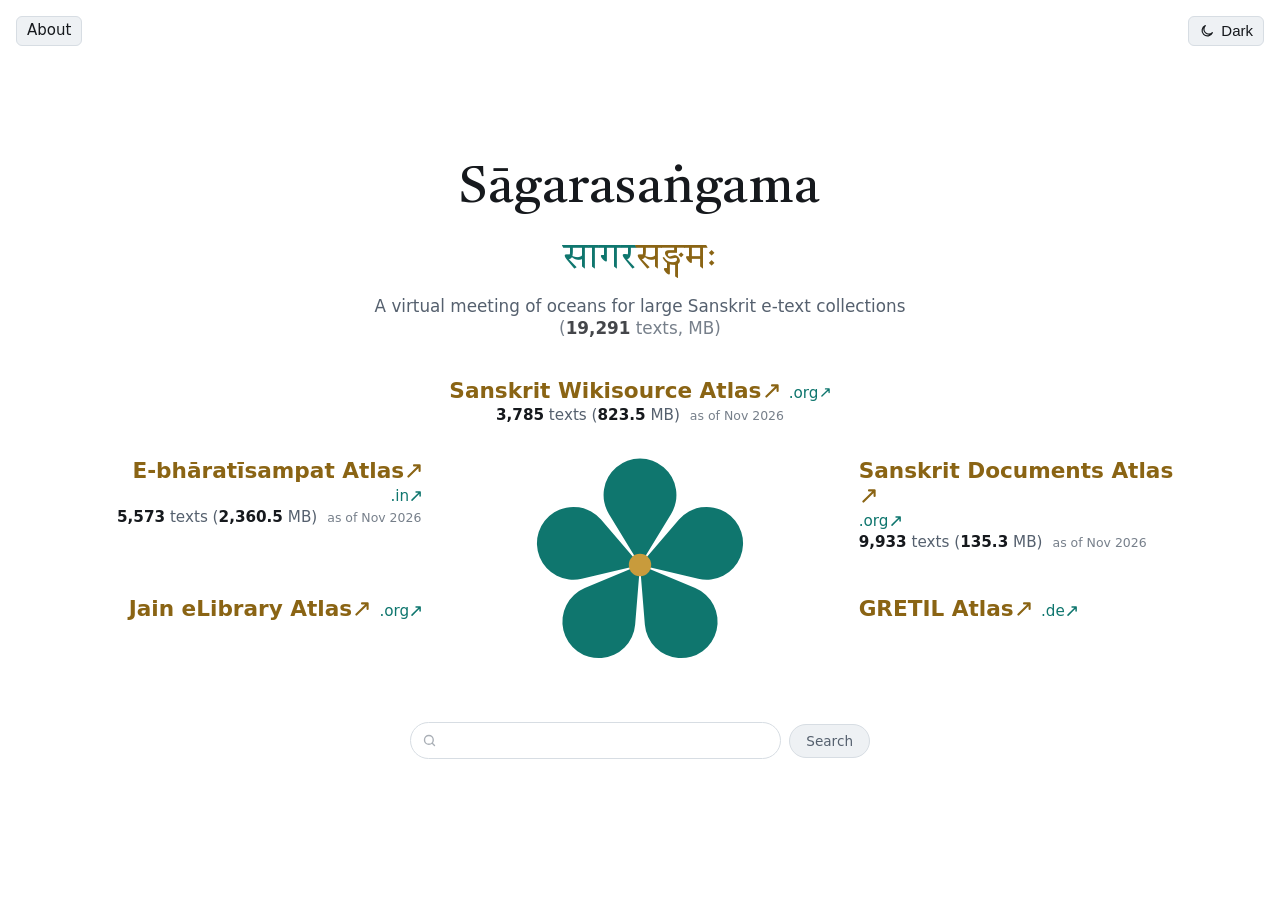
<file: docs/index.html>
<!doctype html>
<html lang="en">
<head>
  <meta charset="utf-8" />
  <meta name="viewport" content="width=device-width, initial-scale=1" />
  <title>Sāgarasaṅgama</title>
  <meta name="description" content="A virtual meeting of oceans for large online Sanskrit e-text collections." />
  <link rel="icon" href="./assets/favicon.svg" type="image/svg+xml" />
  <!-- Preload the three subsets this page renders: the wordmark's Latin (with
       its IAST diacritics, hence latin-ext) and the Devanagari line. Fetched
       in parallel with styles.css instead of waiting for it to be parsed, so
       the face is usually there at first paint. crossorigin is required even
       same-origin: font requests are CORS, and without it the preload is
       ignored and refetched. -->
  <link rel="preload" as="font" type="font/woff2" crossorigin
        href="./assets/fonts/tiro-devanagari-sanskrit-latin.woff2" />
  <link rel="preload" as="font" type="font/woff2" crossorigin
        href="./assets/fonts/tiro-devanagari-sanskrit-latin-ext.woff2" />
  <link rel="preload" as="font" type="font/woff2" crossorigin
        href="./assets/fonts/tiro-devanagari-sanskrit-devanagari.woff2" />
  <link rel="stylesheet" href="./styles.css" />
  <script>
    // Set before first paint, or the page flashes the wrong theme. Light is
    // the default: a first-time visitor gets it whatever prefers-color-scheme
    // says, and only a previous explicit choice overrides it. The saved value
    // is checked against the three known modes, so a stale entry falls back
    // rather than leaving the page unstyled.
    (function () {
      var saved = localStorage.getItem("theme");
      var theme = ["light", "dark", "wave"].indexOf(saved) >= 0 ? saved : "light";
      document.documentElement.setAttribute("data-theme", theme);
    })();
  </script>
</head>
<body>
  <a class="corner-link" href="./about.html">About</a>
  <button id="themeToggle" class="theme-toggle" type="button" title="Switch theme: light, dark, wave"></button>

  <!-- Wave mode's drifting scrollwork. Empty in the other two themes, which
       leave it display:none; the two bands are one tile at different scales
       and speeds. Decorative, hence aria-hidden. -->
  <div class="wave-field" aria-hidden="true">
    <div class="wave-band wave-band--near"></div>
    <div class="wave-band wave-band--far"></div>
  </div>

  <main class="portal">
    <h1 class="wordmark">Sāgarasaṅgama</h1>
    <!-- The compound's two members, coloured rather than hyphenated: sagara
         (ocean) and sangama (meeting). No separator character, so the word
         stays orthographically intact. -->
    <p class="devanagari"><span class="dev-a">सागर</span><span class="dev-b">सङ्गमः</span></p>
    <!-- The break is a phrase boundary, so the line divides where the sense
         does; below 720px it is shown, above it collapses to a space.
         The total rides along as a parenthetical rather than taking a line of
         its own below the constellation: it is a fact ABOUT the collections
         the tagline just named, and saying it here costs no vertical space.
         #totalTexts is still filled by counts.js -- same element id, same
         source, one line higher up the page. -->
    <p class="tagline">A virtual meeting of oceans for<br class="tagline-break" />
      large Sanskrit e-text collections
      <span class="tagline-total">(<strong id="totalTexts"></strong> texts, <strong id="totalMb"></strong> MB)</span></p>

    <div class="constellation">
      <!-- 12 o'clock -->
      <div class="atlas atlas--top" data-slug="sanskrit-wikisource-atlas">
        <div class="atlas-links">
          <a class="atlas-name" href="https://tylergneill.github.io/sanskrit-wikisource-atlas" target="_blank" rel="noopener">Sanskrit Wikisource Atlas</a>
          <a class="atlas-source" href="https://sa.wikisource.org" target="_blank" rel="noopener"
             title="sa.wikisource.org" aria-label="sa.wikisource.org">.org</a>
        </div>
        <div class="atlas-meta">
          <span class="atlas-count"></span>
          <span class="atlas-date"></span>
        </div>
      </div>

      <!-- logo: five teardrops converging on a centre, one per Atlas, each
           pointing roughly at its card (12, 2:30, 5, 7 and 9:30 o'clock).
           Generated by `make logo` into assets/ -- do not hand-edit. -->
      <img class="logo" src="./assets/logo.svg"
           alt="Sāgarasaṅgama logo: five teardrops meeting at a centre" />

      <!-- 4 o'clock -->
      <div class="atlas atlas--right" data-slug="sanskrit-documents-atlas">
        <div class="atlas-links">
          <a class="atlas-name" href="https://tylergneill.github.io/sanskrit-documents-atlas" target="_blank" rel="noopener">Sanskrit Documents Atlas</a>
          <a class="atlas-source" href="https://sanskritdocuments.org" target="_blank" rel="noopener"
             title="sanskritdocuments.org" aria-label="sanskritdocuments.org">.org</a>
        </div>
        <div class="atlas-meta">
          <span class="atlas-count"></span>
          <span class="atlas-date"></span>
        </div>
      </div>

      <!-- 8 o'clock -->
      <div class="atlas atlas--left" data-slug="e-bharatisampat-atlas">
        <div class="atlas-links">
          <a class="atlas-name" href="https://tylergneill.github.io/e-bharatisampat-atlas" target="_blank" rel="noopener">E-bhāratīsampat Atlas</a>
          <a class="atlas-source" href="https://ebharatisampat.in" target="_blank" rel="noopener"
             title="ebharatisampat.in" aria-label="ebharatisampat.in">.in</a>
        </div>
        <div class="atlas-meta">
          <span class="atlas-count"></span>
          <span class="atlas-date"></span>
        </div>
      </div>

      <!-- 7 o'clock -->
      <div class="atlas atlas--bottom-left" data-slug="jain-elibrary-atlas">
        <div class="atlas-links">
          <a class="atlas-name" href="https://tylergneill.github.io/jain-elibrary-atlas" target="_blank" rel="noopener">Jain eLibrary Atlas</a>
          <a class="atlas-source" href="https://jainelibrary.org" target="_blank" rel="noopener"
             title="jainelibrary.org" aria-label="jainelibrary.org">.org</a>
        </div>
        <div class="atlas-meta">
          <span class="atlas-count"></span>
          <span class="atlas-date"></span>
        </div>
      </div>

      <!-- 5 o'clock -->
      <div class="atlas atlas--bottom-right" data-slug="gretil-atlas">
        <div class="atlas-links">
          <a class="atlas-name" href="https://tylergneill.github.io/gretil-atlas" target="_blank" rel="noopener">GRETIL Atlas</a>
          <a class="atlas-source" href="https://tylergneill.github.io/gretil-mirror/gretil.html" target="_blank" rel="noopener"
             title="gretil.sub.uni-goettingen.de (mirror)" aria-label="GRETIL mirror">.de</a>
        </div>
        <div class="atlas-meta">
          <span class="atlas-count"></span>
          <span class="atlas-date"></span>
        </div>
      </div>
    </div>

    <!-- The way in to the federated search, placed as Wikipedia places its
         own: below the mark and below the per-collection counts, so the page
         reads logo -> what is here -> how to look through it. A real form, so
         it works without JS and so Enter submits: search.html reads ?q= on
         load, the same parameter its own box writes as you type. -->
    <form class="portal-search" action="./search.html" method="get" role="search">
      <span class="portal-search-icon" aria-hidden="true"></span>
      <input type="search" name="q" class="portal-search-input"
             aria-label="Search titles across all five collections"
             autocomplete="off" spellcheck="false" />
      <button type="submit" class="portal-search-go">Search</button>
    </form>
  </main>

  <script src="./theme.js"></script>
  <script src="./counts.js"></script>
  <script src="./local-links.js"></script>
</body>
</html>
</file>
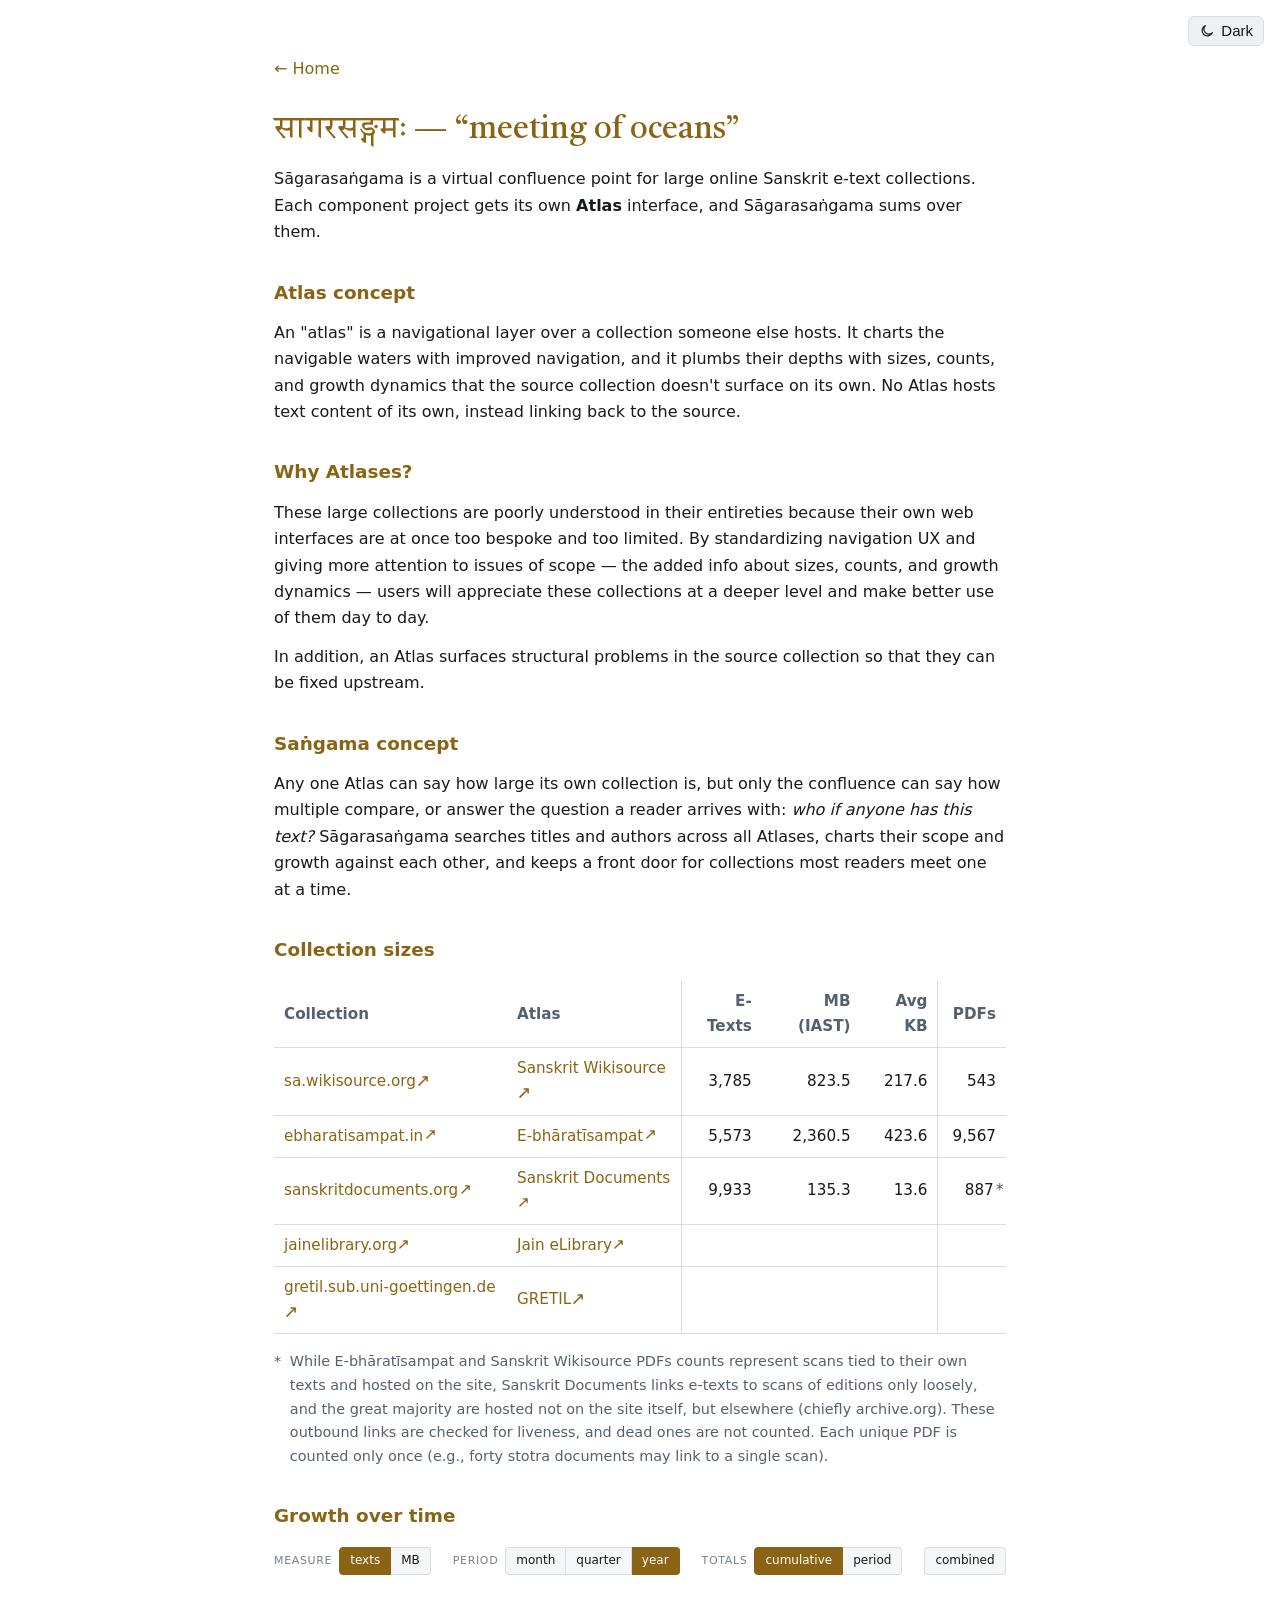
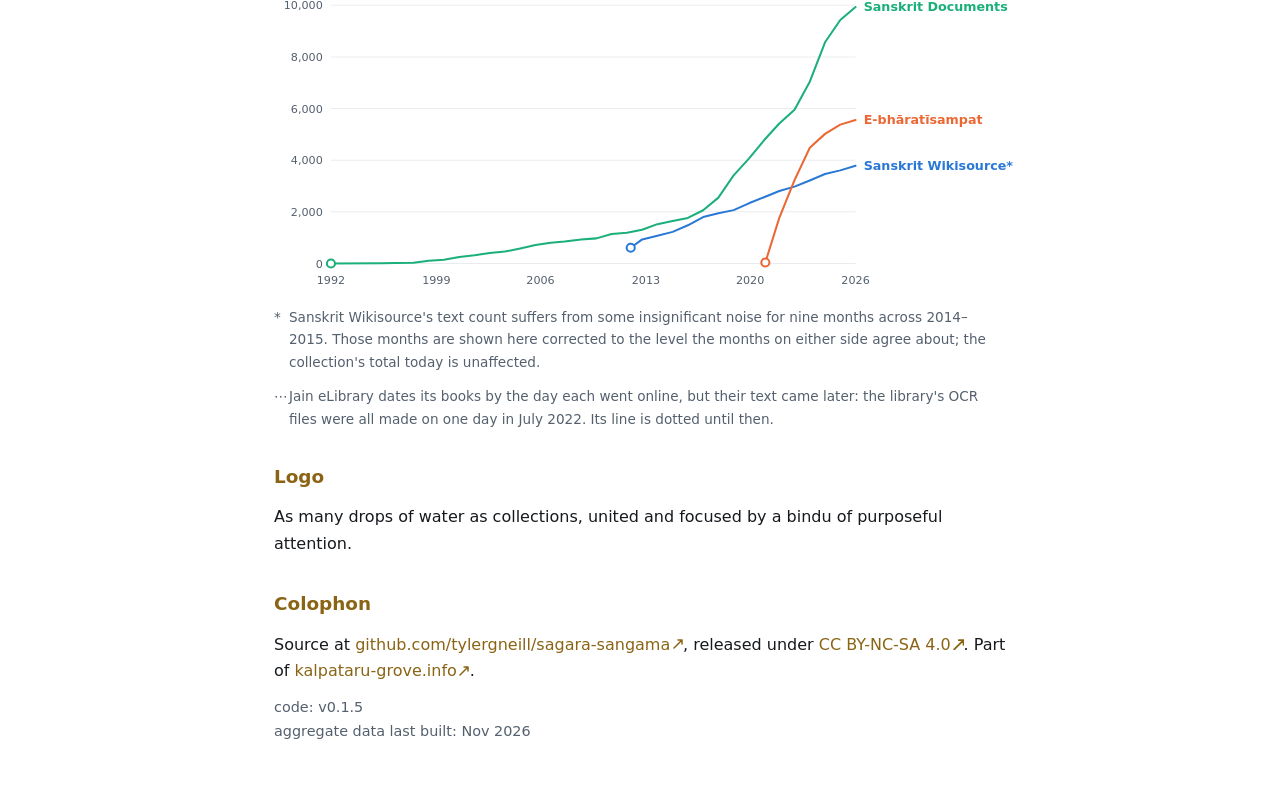
<file: docs/about.html>
<!doctype html>
<html lang="en">
<head>
  <meta charset="utf-8" />
  <meta name="viewport" content="width=device-width, initial-scale=1" />
  <title>About — Sāgarasaṅgama</title>
  <link rel="icon" href="./assets/favicon.svg" type="image/svg+xml" />
  <!-- See index.html: same three subsets, since the gloss heading here is
       Devanagari and the headings carry IAST diacritics. -->
  <link rel="preload" as="font" type="font/woff2" crossorigin
        href="./assets/fonts/tiro-devanagari-sanskrit-latin.woff2" />
  <link rel="preload" as="font" type="font/woff2" crossorigin
        href="./assets/fonts/tiro-devanagari-sanskrit-latin-ext.woff2" />
  <link rel="preload" as="font" type="font/woff2" crossorigin
        href="./assets/fonts/tiro-devanagari-sanskrit-devanagari.woff2" />
  <link rel="stylesheet" href="./styles.css" />
  <script>
    // Set before first paint, or the page flashes the wrong theme. Light is
    // the default: a first-time visitor gets it whatever prefers-color-scheme
    // says, and only a previous explicit choice overrides it. The saved value
    // is checked against the three known modes, so a stale entry falls back
    // rather than leaving the page unstyled.
    (function () {
      var saved = localStorage.getItem("theme");
      var theme = ["light", "dark", "wave"].indexOf(saved) >= 0 ? saved : "light";
      document.documentElement.setAttribute("data-theme", theme);
    })();
  </script>
</head>
<body>
  <button id="themeToggle" class="theme-toggle" type="button" title="Switch theme: light, dark, wave"></button>

  <!-- Wave mode's drifting scrollwork. Empty in the other two themes, which
       leave it display:none; the two bands are one tile at different scales
       and speeds. Decorative, hence aria-hidden. -->
  <div class="wave-field" aria-hidden="true">
    <div class="wave-band wave-band--near"></div>
    <div class="wave-band wave-band--far"></div>
  </div>

  <div class="about-wrap">
    <a class="back" href="./index.html">← Home</a>

    <!-- The gloss carries the heading: with "About" gone it is the page's
         only h1, so the outline keeps a top-level heading. -->
    <h1 class="gloss">सागरसङ्गमः — “meeting of oceans”</h1>

    <p>
      Sāgarasaṅgama is a virtual confluence point for large online Sanskrit
      e-text collections. Each component project gets its own <strong>Atlas</strong>
      interface, and Sāgarasaṅgama sums over them.
    </p>

    <h2>Atlas concept</h2>
    <p>
      An "atlas" is a navigational layer over a collection someone else hosts.
      It charts the navigable waters with improved navigation,
      and it plumbs their depths
      with sizes, counts, and growth dynamics that the source collection doesn't surface on its own.
      No Atlas hosts text content of its own, instead linking back to the source.
    </p>

    <h2>Why Atlases?</h2>
    <p>
      These large collections are poorly understood in their entireties
      because their own web interfaces are at once too bespoke and too limited.
      By standardizing navigation UX and giving more attention to issues of scope —
      the added info about sizes, counts, and growth dynamics —
      users will appreciate these collections at a deeper level and make better use of them day to day.
    </p>
    <p>
      In addition, an Atlas surfaces structural problems in the source collection so that they can be fixed upstream.
    </p>

    <h2>Saṅgama concept</h2>
    <p>
      Any one Atlas can say how large its own collection is,
      but only the confluence can say how multiple compare,
      or answer the question a reader arrives with:
      <em>who if anyone has this text?</em>
      Sāgarasaṅgama searches titles and authors across all Atlases,
      charts their scope and growth against each other,
      and keeps a front door for collections most readers meet one at a time.
    </p>

    <h2>Collection sizes</h2>
    <table>
      <thead>
        <tr>
          <th>Collection</th><th>Atlas</th>
          <th class="num group-start">E-Texts</th>
          <th class="num">MB (IAST)</th>
          <th class="num">Avg KB</th>
          <th class="num group-start">PDFs</th>
        </tr>
      </thead>
      <tbody>
        <tr data-slug="sanskrit-wikisource-atlas">
          <td><a href="https://sa.wikisource.org" target="_blank" rel="noopener">sa.wikisource.org</a></td>
          <td><a href="https://tylergneill.github.io/sanskrit-wikisource-atlas" target="_blank" rel="noopener">Sanskrit Wikisource</a></td>
          <td class="num t-texts group-start"></td>
          <td class="num t-mb"></td>
          <td class="num t-avg"></td>
          <td class="num t-pdf group-start"></td>
        </tr>
        <tr data-slug="e-bharatisampat-atlas">
          <td><a href="https://ebharatisampat.in" target="_blank" rel="noopener">ebharatisampat.in</a></td>
          <td><a href="https://tylergneill.github.io/e-bharatisampat-atlas" target="_blank" rel="noopener">E-bhāratīsampat</a></td>
          <td class="num t-texts group-start"></td>
          <td class="num t-mb"></td>
          <td class="num t-avg"></td>
          <td class="num t-pdf group-start"></td>
        </tr>
        <tr data-slug="sanskrit-documents-atlas">
          <td><a href="https://sanskritdocuments.org" target="_blank" rel="noopener">sanskritdocuments.org</a></td>
          <td><a href="https://tylergneill.github.io/sanskrit-documents-atlas" target="_blank" rel="noopener">Sanskrit Documents</a></td>
          <td class="num t-texts group-start"></td>
          <td class="num t-mb"></td>
          <td class="num t-avg"></td>
          <td class="num t-pdf group-start"></td>
        </tr>
        <tr data-slug="jain-elibrary-atlas">
          <td><a href="https://jainelibrary.org" target="_blank" rel="noopener">jainelibrary.org</a></td>
          <td><a href="https://tylergneill.github.io/jain-elibrary-atlas" target="_blank" rel="noopener">Jain eLibrary</a></td>
          <td class="num t-texts group-start"></td>
          <td class="num t-mb"></td>
          <td class="num t-avg"></td>
          <td class="num t-pdf group-start"></td>
        </tr>
        <tr data-slug="gretil-atlas">
          <td><a href="https://tylergneill.github.io/gretil-mirror/gretil.html" target="_blank" rel="noopener">gretil.sub.uni-goettingen.de</a></td>
          <td><a href="https://tylergneill.github.io/gretil-atlas" target="_blank" rel="noopener">GRETIL</a></td>
          <td class="num t-texts group-start"></td>
          <td class="num t-mb"></td>
          <td class="num t-avg"></td>
          <td class="num t-pdf group-start"></td>
        </tr>
      </tbody>
    </table>
    <p class="muted note-marked">
      <span class="g-note-mark" aria-hidden="true">*</span>While E-bhāratīsampat and Sanskrit Wikisource PDFs counts
      represent scans tied to their own texts and hosted on the site,
      Sanskrit Documents links e-texts to scans of editions only loosely,
      and the great majority are hosted not on the site itself,
      but elsewhere (chiefly archive.org).
      These outbound links are checked for liveness, and dead ones are not counted.
      Each unique PDF is counted only once (e.g., forty stotra documents may link to a single scan).
    </p>

    <h2>Growth over time</h2>

    <div id="growthControls" class="g-controls">
      <span class="g-ctl-group">
        <span class="g-ctl-label" id="growthMeasureLabel">measure</span>
        <span class="g-switch" role="group" aria-labelledby="growthMeasureLabel">
          <button type="button" class="g-switch-btn" data-axis="metric" data-value="texts"
                  title="Plot the number of texts">texts</button><button
                  type="button" class="g-switch-btn" data-axis="metric" data-value="bytes"
                  title="Plot size in megabytes instead of a text count">MB</button>
        </span>
      </span>
      <span class="g-ctl-group">
        <span class="g-ctl-label" id="growthPeriodLabel">period</span>
        <span class="g-switch" role="group" aria-labelledby="growthPeriodLabel">
          <button type="button" class="g-switch-btn" data-axis="granularity" data-value="1"
                  title="One point per month — the finest grain, and the noisiest">month</button><button
                  type="button" class="g-switch-btn" data-axis="granularity" data-value="3"
                  title="One point per quarter">quarter</button><button
                  type="button" class="g-switch-btn" data-axis="granularity" data-value="12"
                  title="One point per year — the smoothest reading of the trend">year</button>
        </span>
      </span>
      <span class="g-ctl-group">
        <span class="g-ctl-label" id="growthTotalsLabel">totals</span>
        <span class="g-switch" role="group" aria-labelledby="growthTotalsLabel">
          <button type="button" class="g-switch-btn" data-axis="mode" data-value="cumulative"
                  title="Running totals — how much each collection holds as of each point">cumulative</button><button
                  type="button" class="g-switch-btn" data-axis="mode" data-value="added"
                  title="What arrived in each period on its own, rather than the running total">period</button>
        </span>
      </span>
      <span class="g-ctl-group">
        <span class="g-switch">
          <button type="button" class="g-switch-btn" data-axis="view" data-value="combined"
                  title="One line: the sum of the collections switched on. Click again for a line each">combined</button>
        </span>
      </span>
    </div>

    <div id="growthChart" class="g-chart">Loading…</div>

    <p class="g-note">
      <span class="g-note-mark" aria-hidden="true">*</span>Sanskrit Wikisource's text count
      suffers from some insignificant noise for nine months across 2014–2015.
      Those months are shown here corrected to the level the months on either side agree about; the
      collection's total today is unaffected.
    </p>
    <p class="g-note">
      <span class="g-note-mark" aria-hidden="true">⋯</span>Jain eLibrary dates its books by the day
      each went online, but their text came later: the library's OCR files were all made on one day
      in July 2022. Its line is dotted until then.
    </p>


    <h2>Logo</h2>
    <p>
      As many drops of water as collections, united and focused by a bindu of
      purposeful attention.
    </p>

    <h2>Colophon</h2>
    <p>
      Source at <a href="https://github.com/tylergneill/sagara-sangama" target="_blank" rel="noopener">github.com/tylergneill/sagara-sangama</a>,
      released under <a href="https://creativecommons.org/licenses/by-nc-sa/4.0/deed.en" target="_blank" rel="noopener">CC BY-NC-SA 4.0</a>.
      Part of <a href="https://kalpataru-grove.info" target="_blank" rel="noopener">kalpataru-grove.info</a>.
    </p>
    <p class="muted">
      <!-- Filled by version.js (code) and counts.js (data date). Both stay
           empty if their source can't be read, rather than showing a guess. -->
      code: <span id="appVersion"></span><br />
      <span id="dataDate"></span>
    </p>
  </div>

  <script src="./theme.js"></script>
  <script src="./version.js"></script>
  <script src="./counts.js"></script>
  <script src="./growth.js"></script>
  <script src="./local-links.js"></script>
</body>
</html>
</file>
<file: docs/styles.css>
/* Sāgarasaṅgama portal.

   Variable names follow the Atlases' styles.css so the family reads as one
   system, but the default differs: this page opens light, so light is the
   base :root and dark overrides under [data-theme="dark"]. The toggle in each
   page's <head> sets that attribute before first paint. A third mode,
   [data-theme="wave"], sets dark's ink on a cerulean ground under a drifting
   band of foliate scrollwork -- see the wave-mode section at the foot of
   this file.

   Putting light in the bare :root means anything that renders before the
   script runs -- or with JavaScript off entirely -- gets the default face
   rather than a mode nobody chose.

   Teal and gold are the logo's own colours (see generate_logo.py).  Gold is
   darkened for light mode -- #C89B3C is tuned against near-black and drops
   below usable contrast on white. */

/* Tiro Devanagari Sanskrit, self-hosted from assets/fonts/ (OFL, see OFL.txt
   there). Served from our own origin rather than fonts.googleapis.com so a
   cold load does not wait on a third-party stylesheet and then a second hop to
   fonts.gstatic.com before it can paint in the real face -- that gap is what
   made the wordmark flash Georgia on every hard refresh. Both pages preload
   the three subsets they actually render.

   Roman only: nothing sets font-style: italic on --serif, so the italics are
   not downloaded. Subsets are Google's own split -- the browser fetches by
   unicode-range, so a Latin-only page never pulls the 117K devanagari file.
   font-display: swap still applies, but with the file same-origin and
   preloaded it normally arrives before first paint, so nothing swaps. */
@font-face{
  font-family: "Tiro Devanagari Sanskrit";
  font-style: normal;
  font-weight: 400;
  font-display: swap;
  src: url("./assets/fonts/tiro-devanagari-sanskrit-devanagari.woff2") format("woff2");
  unicode-range: U+0900-097F, U+1CD0-1CF9, U+200C-200D, U+20A8, U+20B9, U+20F0,
                 U+25CC, U+A830-A839, U+A8E0-A8FF, U+11B00-11B09;
}
@font-face{
  font-family: "Tiro Devanagari Sanskrit";
  font-style: normal;
  font-weight: 400;
  font-display: swap;
  src: url("./assets/fonts/tiro-devanagari-sanskrit-latin-ext.woff2") format("woff2");
  unicode-range: U+0100-02BA, U+02BD-02C5, U+02C7-02CC, U+02CE-02D7, U+02DD-02FF,
                 U+0304, U+0308, U+0329, U+1D00-1DBF, U+1E00-1E9F, U+1EF2-1EFF,
                 U+2020, U+20A0-20AB, U+20AD-20C0, U+2113, U+2C60-2C7F, U+A720-A7FF;
}
@font-face{
  font-family: "Tiro Devanagari Sanskrit";
  font-style: normal;
  font-weight: 400;
  font-display: swap;
  src: url("./assets/fonts/tiro-devanagari-sanskrit-latin.woff2") format("woff2");
  unicode-range: U+0000-00FF, U+0131, U+0152-0153, U+02BB-02BC, U+02C6, U+02DA,
                 U+02DC, U+0304, U+0308, U+0329, U+2000-206F, U+20AC, U+2122,
                 U+2191, U+2193, U+2212, U+2215, U+FEFF, U+FFFD;
}

:root{
  /* Display face for the wordmark, the Devanagari, and headings. Covers both
     scripts; the fallbacks matter for the moment before the webfont resolves
     and if the files are missing. */
  --serif: "Tiro Devanagari Sanskrit", Georgia, "Iowan Old Style",
           "Times New Roman", serif;

  --bg: #ffffff;
  --panel: #f4f6f8;
  --panel2: #eef1f4;
  --text: #16191d;
  --muted: #55606e;
  --border: #d7dde3;
  --accent: #8a6414;          /* gold, darkened for contrast on white */
  --accent-hover: #6d4e0f;
  --teal: #0F766E;            /* the logo's teal, which works as-is on white */
  --rule: #d7dde3;
}

:root[data-theme="dark"]{
  --bg: #0b0d10;
  --panel: #10141a;
  --panel2: #0f1318;
  --text: #e6e6e6;
  --muted: #a8b3c2;
  --border: #222b36;
  --accent: #C89B3C;          /* the logo's gold */
  --accent-hover: #e0b45a;
  --teal: #14a89c;            /* lifted from the logo's #0F766E, which is too
                                 dark to read as text on near-black */
  --rule: #222b36;
}

/* Wave: a night-sea cerulean, deeper and bluer than dark mode's neutral
   near-black, so the scrollwork behind the page reads as ornament on water
   rather than as noise on grey. Gold warms a step to hold its own against the
   blue surround. Gold and teal are dark mode's, not third values: dark
   already solved both for a dark ground -- the logo's gold as-is, and its
   teal lifted for legibility -- and both hold up here (6.89:1 and 5.97:1 on
   this background). Inventing a warmer gold and a cerulean for wave alone
   only pulled the Devanagari and the links further from the logo's own two
   colours than dark already does, for no legibility gain. */
:root[data-theme="wave"]{
  --bg: #071a2b;
  --panel: #0d2842;
  --panel2: #0a2137;
  --text: #e8f2fa;
  --muted: #9dc0d8;
  --border: #17456b;
  --accent: #C89B3C;          /* the logo's gold, as in dark -- see above */
  --accent-hover: #e0b45a;
  --teal: #14a89c;            /* dark mode's lift, likewise */
  --rule: #17456b;

  /* The ornament: its ink, how strongly it shows, and the two radii and two
     periods of the circle it travels. Collected here so the whole effect can
     be tuned in one place. Sweep is the horizontal radius, rise the vertical;
     rise is the smaller of the two on both bands, which is what keeps the path
     a flattened ellipse rather than a round orbit. */
  --scroll-ink: #2f7fb8;
  --scroll-opacity: 0.30;
  --scroll-opacity-far: 0.17;
  --scroll-sweep: 26px;
  --scroll-rise: 2.25px;
  --scroll-rise-far: 1.5px;
  --scroll-period: 19s;
  --scroll-period-far: 31s;
}

* { box-sizing: border-box; }

/* No rubber-band past the content on touch devices. */
html{ overscroll-behavior-y: none; }

body{
  margin: 0;
  /* 100vh on iOS means the viewport with the URL bar RETRACTED, which is
     taller than what is actually visible -- so a page that exactly fits still
     scrolls into dead space. dvh tracks the visible area instead; vh stays as
     the fallback for browsers without it. */
  min-height: 100vh;
  min-height: 100dvh;
  font-family: ui-sans-serif, system-ui, -apple-system, Segoe UI, Roboto, Arial,
               "Apple Color Emoji", "Segoe UI Emoji";
  background: var(--bg);
  color: var(--text);
  display: flex;
  flex-direction: column;
}

a { color: var(--accent); text-decoration: none; }
a:hover { color: var(--accent-hover); text-decoration: underline; }

/* === External link icon ===
   Copied from the Atlases' styles.css so the family marks outbound links the
   same way. A mask rather than an <img>, so it inherits the link's colour. */
a[target="_blank"]::after{
  content: "";
  display: inline-block;
  width: 0.65em;
  height: 0.65em;
  margin-left: 0.15em;
  vertical-align: middle;
  position: relative;
  top: -0.05em;
  background-color: currentColor;
  -webkit-mask-image: url("data:image/svg+xml,%3Csvg viewBox='0 0 10 10' xmlns='http://www.w3.org/2000/svg'%3E%3Cpath d='M1 9 L9 1 M5 1 L9 1 L9 5' stroke='black' stroke-width='1.5' fill='none' stroke-linecap='round' stroke-linejoin='round'/%3E%3C/svg%3E");
  mask-image: url("data:image/svg+xml,%3Csvg viewBox='0 0 10 10' xmlns='http://www.w3.org/2000/svg'%3E%3Cpath d='M1 9 L9 1 M5 1 L9 1 L9 5' stroke='black' stroke-width='1.5' fill='none' stroke-linecap='round' stroke-linejoin='round'/%3E%3C/svg%3E");
  -webkit-mask-size: contain;
  mask-size: contain;
  -webkit-mask-repeat: no-repeat;
  mask-repeat: no-repeat;
}

/* ---------------------------------------------------------------- toggle */
/* The two corner chips: About at top-left, the theme toggle at top-right.
   One rule so they stay the same box -- same padding, radius and border --
   and the top edge reads as a matched pair rather than two stray controls. */
.corner-link,
.theme-toggle{
  position: absolute;
  top: 16px;
  background: var(--panel2);
  color: var(--text);
  border: 1px solid var(--border);
  padding: 4px 10px;
  border-radius: 6px;
  cursor: pointer;
  font-size: 15px;
  line-height: 1.3;
  white-space: nowrap;
  display: inline-flex;
  align-items: center;
  gap: 6px;
}
.theme-toggle{ right: 16px; }
.corner-link{
  left: 16px;
  text-decoration: none;
}
.corner-link:hover,
.theme-toggle:hover{ border-color: var(--accent); }

/* ------------------------------------------------------------------ page */
.portal{
  flex: 1;
  display: flex;
  flex-direction: column;
  align-items: center;
  justify-content: center;
  padding: 48px 24px 32px;
  text-align: center;
}

/* Tiro Devanagari Sanskrit carries Latin as well as Devanagari, so the
   wordmark's IAST diacritics and the Devanagari line share one voice rather
   than pairing a Latin serif against a separate Indic face. */
.wordmark{
  font-family: var(--serif);
  font-weight: 400;
  font-size: clamp(2.1rem, 5.6vw, 3.2rem);
  margin: 0;
  letter-spacing: 0.01em;
  line-height: 1.25;
}

.devanagari{
  font-family: var(--serif);
  font-size: clamp(1.6rem, 4.2vw, 2.3rem);
  margin: 10px 0 0;
  font-weight: 400;
  line-height: 1.5;    /* Devanagari needs headroom for its matras */
}

/* The two members of the compound, split at the sandhi boundary -- the logo's
   own two colours, teal for the ocean half and gold for the meeting half. */
.dev-a{ color: var(--teal); }
.dev-b{ color: var(--accent); }

.tagline{
  color: var(--muted);
  margin: 10px 0 0;
  font-size: 1.05rem;
  text-wrap: balance;   /* if it wraps anyway, keep the lines even */
}

/* One line on desktop; the newline either side of the <br> collapses to a
   space when it is hidden. Shown again at the mobile breakpoint below. */
.tagline-break{ display: none; }

/* ----------------------------------------------------- portal search bar */
/* The way in to search.html, below the constellation and the total count --
   Wikipedia's own order, where the mark and the per-language counts come
   first and the box sits under them. Understated: muted border, no fill, and
   it takes the accent only when focused. Narrower than the constellation on
   purpose, so it reads as one control rather than a third band of content. */
.portal-search{
  /* Sits below the constellation and the total, so the page reads
     logo -> what is here -> how to look through it. The gap is larger than
     the one above the total because this opens a new band rather than
     continuing that one. */
  margin: 30px auto 0;
  display: flex;
  align-items: center;
  gap: 8px;
  width: min(100%, 460px);
  position: relative;
}

.portal-search-icon{
  position: absolute;
  left: 12px;
  width: 15px;
  height: 15px;
  pointer-events: none;
  opacity: 0.5;
  background: currentColor;
  color: var(--muted);
  -webkit-mask: no-repeat center / contain
    url("data:image/svg+xml,%3Csvg xmlns='http://www.w3.org/2000/svg' viewBox='0 0 24 24' fill='none' stroke='black' stroke-width='2.2' stroke-linecap='round'%3E%3Ccircle cx='11' cy='11' r='7'/%3E%3Cpath d='M20 20l-3.6-3.6'/%3E%3C/svg%3E");
  mask: no-repeat center / contain
    url("data:image/svg+xml,%3Csvg xmlns='http://www.w3.org/2000/svg' viewBox='0 0 24 24' fill='none' stroke='black' stroke-width='2.2' stroke-linecap='round'%3E%3Ccircle cx='11' cy='11' r='7'/%3E%3Cpath d='M20 20l-3.6-3.6'/%3E%3C/svg%3E");
}

.portal-search-input{
  flex: 1;
  min-width: 0;
  font-family: inherit;
  font-size: 0.92rem;
  color: var(--text);
  background: var(--bg);
  border: 1px solid var(--border);
  border-radius: 999px;
  padding: 9px 14px 9px 34px;
}
.portal-search-input:focus{
  outline: none;
  border-color: var(--accent);
}
.portal-search-input::-webkit-search-decoration,
.portal-search-input::-webkit-search-cancel-button{ -webkit-appearance: none; }

.portal-search-go{
  font-family: inherit;
  font-size: 0.85rem;
  color: var(--muted);
  background: var(--panel2);
  border: 1px solid var(--border);
  border-radius: 999px;
  padding: 8px 16px;
  cursor: pointer;
  white-space: nowrap;
}
.portal-search-go:hover{
  color: var(--accent);
  border-color: var(--accent);
}

/* ------------------------------------------------- logo + fanned atlases */
/* Desktop: a 3-column grid. The logo sits in the centre cell spanning all
   three rows; the Atlas links take the cells at 12, 4 and 8 o'clock, matching
   where the three petals actually point (rotations of 180/300/420 degrees in
   the SVG's y-down frame). */
.constellation{
  margin: 32px 0 8px;
  display: grid;
  /* Side columns get equal fixed-ish share so the two flanking Atlases wrap
     the same way as each other; the centre column takes only what the logo
     needs. */
  grid-template-columns: minmax(0, 1fr) auto minmax(0, 1fr);
  grid-template-rows: auto auto auto;
  align-items: center;
  gap: 4px 28px;
  max-width: 1080px;   /* the link+source pairs are wide; keep them off the logo */
  width: 100%;
}

/* The logo takes the middle row of the centre column only. Row 1 above it
   belongs to the 12 o'clock Atlas, row 3 below stays empty so the left/right
   links centre on the logo rather than on the whole block. */
.constellation{ --logo-size: clamp(150px, 26vw, 230px); }
.logo{
  grid-column: 2;
  grid-row: 2;
  display: block;         /* an <img> is inline by default; block kills the
                             baseline gap under it */
  width: var(--logo-size);
  height: auto;
  justify-self: center;   /* the centre cell is wider than the logo */
}

.atlas--top   { grid-column: 2; grid-row: 1; }
/* The row-2 pair sits high in its row, level with the logo's upper drops
   (2:30 and 9:30), rather than centred on the bindu; the row-3 pair below
   the logo meets the lower drops (5 and 7). Five cards, five drops. */
.atlas--right { grid-column: 3; grid-row: 2; text-align: left;  align-self: start; padding-top: clamp(8px, 2.2vw, 22px); }
.atlas--left  { grid-column: 1; grid-row: 2; text-align: right; align-self: start; padding-top: clamp(8px, 2.2vw, 22px); }
/* The row-3 pair is pulled up into the logo's lower half, level with the
   lower drops (5 and 7 o'clock), as a fraction of the logo's own size. */
.atlas--bottom-left  { grid-column: 1; grid-row: 3; text-align: right; align-self: start; margin-top: calc(var(--logo-size) * -0.42); }
.atlas--bottom-right { grid-column: 3; grid-row: 3; text-align: left;  align-self: start; margin-top: calc(var(--logo-size) * -0.42); }

.atlas{ padding: 8px 0; }

/* Two rows: the two links, then the two facts. Each row wraps rather than
   overflowing, and inherits its column's alignment (right / centre / left)
   from .atlas, so the rows stay flush with the edge facing the logo. */
.atlas-links,
.atlas-meta{
  display: flex;
  flex-wrap: wrap;
  align-items: baseline;
  gap: 4px 10px;
}
.atlas--top   .atlas-links, .atlas--top   .atlas-meta{ justify-content: center; }
.atlas--right .atlas-links, .atlas--right .atlas-meta{ justify-content: flex-start; }
.atlas--left  .atlas-links, .atlas--left  .atlas-meta{ justify-content: flex-end; }
.atlas--bottom-right .atlas-links, .atlas--bottom-right .atlas-meta{ justify-content: flex-start; }
.atlas--bottom-left  .atlas-links, .atlas--bottom-left  .atlas-meta{ justify-content: flex-end; }

/* Both children ship empty and are filled by counts.js after first paint, so
   without a reserved height this row collapses and everything below it jumps
   down when the JSON lands. One count line plus the smaller date line. */
.atlas-meta{ margin-top: 3px; min-height: 2.05em; }

.atlas-name{
  font-size: clamp(1.05rem, 2.4vw, 1.35rem);
  font-weight: 600;
  color: var(--accent);
}
.atlas-name:hover{ color: var(--accent-hover); }

/* The external collection, distinguished from the Atlas by both colour and
   size -- it is where the text lives, not the interface over it. */
.atlas-source{
  font-size: 0.95rem;   /* ".org" is a small target; don't shrink it further */
  color: var(--teal);
}
.atlas-source:hover{ color: var(--teal); text-decoration: underline; }

.atlas-count{
  color: var(--muted);
  font-size: 0.95rem;
}
/* Figures lifted out of the muted units around them, same as the total. */
.atlas-count strong{ color: var(--text); font-weight: 600; }

/* Quieter than the count: currency is context, not the headline figure. */
.atlas-date{
  color: var(--muted);
  font-size: 0.78rem;
  opacity: 0.8;
}

/* ------------------------------------------------------------- the total */
/* The corpus total, a parenthetical on its own line directly under the
   tagline (2026-10: with the IAST total beside the text count it grew too
   long to sit inside the sentence). Still a fact about the collections the
   tagline just named, so it stays inside the same <p>, slightly dimmer than
   the sentence above it; the numbers take the body colour. */
.tagline-total{ display: block; margin-top: 2px; opacity: 0.8; white-space: nowrap; }
.tagline-total strong{ color: var(--text); font-weight: 600; }

/* ---------------------------------------------------------- bottom links */
.bottom-links{
  display: flex;
  align-items: center;
  gap: 14px;
  flex-wrap: wrap;
  justify-content: center;
  font-size: 0.95rem;
}
.bottom-links .sep{ color: var(--muted); opacity: 0.6; }

/* ------------------------------------------------------------- about page */
.about-wrap{
  flex: 1;
  width: 100%;
  max-width: 780px;
  margin: 0 auto;
  padding: 56px 24px 48px;
  line-height: 1.65;
}
.about-wrap h1{
  font-family: var(--serif);
  font-weight: 400;
  font-size: 2rem;
  margin: 0 0 8px;
}
.about-wrap h2{
  font-size: 1.15rem;
  margin: 32px 0 8px;
  color: var(--accent);
}
.about-wrap p{ margin: 12px 0; }
.about-wrap table{
  width: 100%;
  border-collapse: collapse;
  margin: 16px 0;
  font-size: 0.95rem;
}
.about-wrap th, .about-wrap td{
  text-align: left;
  padding: 8px 10px;
  border-bottom: 1px solid var(--border);
}
.about-wrap th{ color: var(--muted); font-weight: 600; }
.about-wrap td.num{ text-align: right; font-variant-numeric: tabular-nums; }
/* Headers right-align with their figures -- the decimal points line up down
   the column, and a centred header over them only reads as misaligned. */
.about-wrap th.num{ text-align: right; }

/* Rules before Texts and before PDFs, separating the identity columns, the
   figures, and the scan count -- so it is clear which numbers the sizes
   describe. */
.about-wrap th.group-start,
.about-wrap td.group-start{
  border-left: 1px solid var(--border);
  padding-left: 14px;
}
/* Not-yet-published figures, dimmed so they read as absent rather than as a
   value competing with the real numbers. */
.about-wrap td.none{ color: var(--muted); opacity: 0.55; }
.about-wrap .back{ display: inline-block; margin-bottom: 24px; }
.about-wrap .muted{ color: var(--muted); font-size: 0.9rem; }
/* The name and its gloss, which is the page's heading now that "About" is
   gone. Sized here rather than inheriting .about-wrap h1, since this rule
   comes later and would otherwise only override the colour. Devanagari needs
   more line headroom than the Latin h1 allowed. */
.about-wrap .gloss{
  color: var(--accent);
  font-size: 2rem;
  line-height: 1.5;
}

/* ------------------------------------------------------------------ small */
/* Below 720px the fan collapses to a single column: the logo first, then the
   three Atlases stacked. Absolute bearings stop meaning anything on a phone. */
@media (max-width: 720px){
  .constellation{
    grid-template-columns: 1fr;
    grid-template-rows: none;
    gap: 4px;
  }
  /* Tight junction between the logo and the first Atlas: this is the gap that
     decides whether the whole page clears an iPhone viewport without scroll. */
  .logo{
    grid-column: 1;
    grid-row: 1;
    margin: 0 auto;
    width: clamp(120px, 34vw, 150px);
  }
  .atlas{ padding: 4px 0; }
  .atlas--top, .atlas--right, .atlas--left, .atlas--bottom-left, .atlas--bottom-right{
    grid-column: 1;
    grid-row: auto;
    text-align: center;
    /* Stacked in one column, the desktop nudges toward the drops (the row-2
       padding, the row-3 negative margin) have nothing to aim at and only
       collide the cards. */
    margin-top: 0;
    padding-top: 4px;
  }
  /* Beside its sentence the total stayed whole with nowrap; on its own line
     at phone width it has to be allowed to wrap. */
  .tagline-total{ white-space: normal; }
  /* The rows are flex containers, so their justify-content beats text-align --
     centre them explicitly or each Atlas keeps its desktop edge alignment. */
  .atlas--top .atlas-links,   .atlas--top .atlas-meta,
  .atlas--right .atlas-links, .atlas--right .atlas-meta,
  .atlas--left .atlas-links,  .atlas--left .atlas-meta,
  .atlas--bottom-left .atlas-links,  .atlas--bottom-left .atlas-meta,
  .atlas--bottom-right .atlas-links, .atlas--bottom-right .atlas-meta{
    justify-content: center;
  }

  .portal{ padding: 48px 20px 24px; }
  .constellation{ margin-top: 12px; margin-bottom: 0; }
  /* The tagline's parenthetical total is the one part that may not fit beside
     its sentence on a narrow screen; nowrap keeps "(19,052 texts)" whole and
     lets it wrap as a unit to the next line. */
  /* Stacked, the five cards push the search a long way down. The portal is a
     flex column, so the form is reordered between the totals and the logo:
     logo -> what is here -> how to look through it still holds for the
     tagline's totals, and the per-collection list follows. */
  .constellation{ order: 2; }
  .portal-search{ order: 1; margin-top: 18px; margin-bottom: 8px; }
}

/* Top-align only when the stacked column is actually taller than the viewport.
   Keying this to width alone punished a narrow-but-tall window: it got the
   phone's tight top margin while still having room to centre comfortably.
   The padding has to clear the absolutely-positioned toggle either way. */
@media (max-width: 720px) and (max-height: 780px){
  .portal{
    justify-content: flex-start;
    padding: 52px 20px 28px;
  }
}

/* The tagline breaks at its phrase boundary as soon as it stops fitting on
   one comfortable line -- a wider bound than the layout breakpoint, since the
   sentence runs out of room before the fan does. */
@media (max-width: 860px){
  .tagline-break{ display: inline; }
}

/* ------------------------------------------------------- growth chart */
/* The About page's three-series line chart (docs/growth.js). Controls, chart,
   legend and note; the series colours live in the JS, since they are chosen
   per theme and applied to SVG attributes. */

/* The growth toolbar, matching EBS Atlas's .gb-controls. The row gap has to
   clear the 22px between groups: a legend sitting closer to the controls than
   the controls sit to each other reads as part of the same row. */
.g-controls{
  display: flex;
  flex-wrap: wrap;
  align-items: center;
  gap: 6px 22px;
  margin: 16px 0 14px;
}
.g-ctl-group{ display: inline-flex; align-items: center; gap: 7px; }
/* Small caps set well off the surface, so the label names its switch without
   competing with it. A two-word label breaking mid-group would make that group
   taller than its neighbours and push the row out of alignment; the row wraps
   between groups instead. */
.g-ctl-label{
  font-size: 11px;
  text-transform: uppercase;
  letter-spacing: 0.06em;
  color: var(--muted);
  opacity: 0.8;
  white-space: nowrap;
}

/* A joined segment: each button carries its own border, the shared edges
   collapse, and only the two ends are rounded. Against wave mode's scrollwork
   the segment needs a ground of its own, so it takes the panel fill rather
   than EBS's transparent one. */
.g-switch{ display: inline-flex; background: var(--panel); border-radius: 4px; }
.g-switch-btn{
  font: inherit;
  font-size: 12px;
  padding: 3px 10px;
  cursor: pointer;
  background: transparent;
  color: inherit;
  border: 1px solid var(--border);
}
.g-switch-btn:first-child{ border-radius: 4px 0 0 4px; }
.g-switch-btn:last-child{ border-radius: 0 4px 4px 0; }
/* A one-button switch (the "combined" toggle) is both ends at once. */
.g-switch-btn:only-child{ border-radius: 4px; }
.g-switch-btn + .g-switch-btn{ border-left: none; }
.g-switch-btn:hover{ background: color-mix(in srgb, currentColor 8%, transparent); }
/* EBS hardcodes #fff on the active segment; here the accent is a light gold in
   the dark and wave themes, so the label takes the page ground instead -- dark
   on gold there, white-on-gold in light. */
.g-switch-btn.g-on{
  background: var(--accent);
  border-color: var(--accent);
  color: var(--bg);
}

.g-chart{ position: relative; margin: 4px 0 10px; }
.g-svg{ width: 100%; height: auto; display: block; overflow: visible; }

/* Recessive, one step off the surface -- the data is the ink here. */
.g-grid{ stroke: var(--rule); stroke-width: 1; opacity: 0.55; }
.g-axis-label{ fill: var(--muted); font-size: 11px; font-variant-numeric: tabular-nums; }
/* The direct labels carry identity in the crowded period view, where three
   lines converge and the stack is tight, so they are sized to be read rather
   than to be small -- 11px lost against wave mode's scrollwork. The paint
   order stroke lays a ground the width of the glyphs themselves, which keeps
   them legible over the ornament without a box to align. */
.g-end-label{
  font-size: 12.5px;
  font-weight: 700;
  paint-order: stroke;
  stroke: var(--bg);
  stroke-width: 3px;
  stroke-linejoin: round;
  cursor: pointer;
}
.g-end-label:hover{ text-decoration: underline; }
/* A switched-off series has no line to sit on, so its label parks below the
   others, dimmed -- the one thing left to click to bring it back. */
.g-end-off{ opacity: 0.45; font-weight: 600; }
/* The crosshair and its dots are drawn after the start handles and so sit on
   top of them; they take no pointer events, or a dot parked over a handle
   would swallow the click that anchors the axis. */
.g-crosshair{ stroke: var(--muted); stroke-width: 1; opacity: 0.5; pointer-events: none; }
/* A surface-coloured ring keeps a marker legible where two lines overlap. */
.g-dot{ stroke: var(--bg); stroke-width: 2; pointer-events: none; }

/* The start-of-series handle. Hollow at rest so it reads as a mark on the
   line rather than a data point, and filled once the axis is anchored to it. */
.g-start{
  fill: var(--bg);
  stroke-width: 2;
  pointer-events: none;
  transition: r 90ms ease-out;
}
/* Armed by proximity, not by hover: growth.js adds these to whichever handle
   is nearest the pointer within its grab radius. Neither shape takes pointer
   events, so nothing here depends on the cursor being over them.

   The halo is the signal that the snap has happened -- it blooms from nothing
   to a wide soft disc in the series colour, which reads at the edge of vision
   while the pointer is still travelling. The ring's own growth is the
   confirmation once the eye arrives. */
.g-start-halo{
  opacity: 0;
  pointer-events: none;
  transition: opacity 110ms ease-out, r 110ms ease-out;
}
.g-start-halo-on{ opacity: 0.28; r: 20; }
.g-start-near{ r: 7; stroke-width: 3; }

.g-tip{
  position: absolute;
  pointer-events: none;
  z-index: 2;
  background: var(--panel);
  border: 1px solid var(--border);
  border-radius: 6px;
  padding: 7px 10px;
  font-size: 0.85rem;
  line-height: 1.5;
  white-space: nowrap;
  box-shadow: 0 2px 10px rgba(0, 0, 0, 0.25);
}
.g-tip-when{ color: var(--muted); margin-bottom: 3px; }
.g-tip-key{
  display: inline-block;
  width: 9px; height: 9px;
  border-radius: 2px;
  margin-right: 6px;
}

/* The caveat under the chart. Set smaller and muted: it qualifies the plot
   for a reader who looks closely, and should not compete with it. */
/* The mark hangs in the margin so the note's first line still starts on the
   text edge, with a space of its own after it -- an asterisk set tight against
   the first word reads as part of it. aria-hidden because it is a visual
   pointer back to the figure it marks, and read aloud it would only be a
   stray asterisk. */
.g-note-mark{
  display: inline-block;
  width: 1.1em;
  margin-left: -1.1em;
}
/* Both footnoted paragraphs hang their mark, so the indent has to come back
   as padding or the first line starts left of the paragraphs above it. */
.note-marked, .g-note{ padding-left: 1.1em; }

/* The asterisk on a marked figure sits off the digits and does not disturb the
   column's alignment -- the number stays where the tabular figures put it. */
.t-mark{
  display: inline-block;
  width: 0;
  padding-left: 0.15em;
  opacity: 0.75;
}
/* No measure cap: the note is a caption to the chart and runs to the same
   width, so its right edge lines up with the plot rather than breaking short
   of it. It is one short paragraph, not body copy that needs a reading
   measure. */
.g-note{
  font-size: 0.85rem;
  color: var(--muted);
  margin: 10px 0 0;
}

/* The end labels used to come off below the layout breakpoint, when a legend
   underneath still carried identity. They are now the only naming of the
   series -- and the only way to switch one back on -- so they stay, set down a
   step to keep their gutter from eating the plot on a narrow screen. */
@media (max-width: 620px){
  .g-end-label{ font-size: 11px; stroke-width: 2.5px; }
}

/* ----------------------------------------------------------- wave mode */
/* The drifting scrollwork behind the page in [data-theme="wave"].

   Two bands of the same tile (assets/scroll.svg, written by
   generate_scroll.py) at different sizes, opacities and speeds: a near band
   and a slower, fainter far one. Each travels a slow flattened circle rather
   than sliding side to side, and they circle in opposite directions on offset
   periods, so the two never line up the same way twice and the field reads as
   moving water rather than as a single sheet sliding back and forth.

   Mechanics worth knowing:

   - Fixed, not scrolled. `position: fixed` keeps the ornament still under a
     scrolling About page; a background on <body> would drag with the text and
     turn a gentle sweep into motion sickness.

   - The tile is masked, not drawn. The SVG's own stroke is currentColor,
     which a background-image cannot inherit, so the layers are painted as
     --scroll-ink and the tile is used as a mask. One asset, themeable ink,
     and no second copy of the file with a colour baked in.

   - Wider and taller than the viewport. Each layer is inset by -1.5x the
     horizontal sweep on both sides and 60px top and bottom -- comfortably more
     than the vertical rise -- so travelling the circle never exposes an edge.

   - Composited. Only transform and opacity animate, both off the main thread;
     nothing here triggers layout or paint per frame.

   - Behind everything. z-index -1 with .portal and .about-wrap given a stacking
     position, so content sits over the ornament and stays clickable. */

.wave-field{ display: none; }

:root[data-theme="wave"] .wave-field{
  display: block;
  position: fixed;
  inset: 0;
  z-index: -1;
  pointer-events: none;
  overflow: hidden;
}

.wave-band{
  position: absolute;
  /* Room to slide without ever showing an end. */
  left: calc(-1.5 * var(--scroll-sweep));
  right: calc(-1.5 * var(--scroll-sweep));
  top: -60px;
  bottom: -60px;
  background-color: var(--scroll-ink);
  -webkit-mask-image: url("./assets/scroll.svg");
  mask-image: url("./assets/scroll.svg");
  -webkit-mask-repeat: repeat;
  mask-repeat: repeat;
  will-change: transform;
}

/* The near band: larger tile, stronger ink, shorter period. */
.wave-band--near{
  opacity: var(--scroll-opacity);
  -webkit-mask-size: 260px 130px;
  mask-size: 260px 130px;
  animation: wave-sweep var(--scroll-period) linear infinite;
}

/* The far band: smaller and fainter, entering its circle at the opposite
   phase, so the two are never together. Offset half a tile vertically as well,
   so the rows of coils interleave instead of stacking. */
.wave-band--far{
  opacity: var(--scroll-opacity-far);
  -webkit-mask-size: 170px 85px;
  mask-size: 170px 85px;
  -webkit-mask-position: 40px 42px;
  mask-position: 40px 42px;
  animation: wave-sweep-far var(--scroll-period-far) linear infinite;
}

/* A circle, not a sweep. Each band travels x = sweep*sin(t), y = rise*cos(t):
   the same out-and-back left to right as before, with the vertical running a
   quarter period ahead of it. Because the two axes peak at different moments
   the path closes into an ellipse, and the tile turns through it the way a
   float rides a swell -- forward and up, forward and down -- rather than
   sliding flat with a lift at the turn.

   Sampled at sixteen stops. CSS interpolates straight lines between keyframes,
   so the path is really a polygon inscribed in the ellipse; sixteen sides pull
   it within 1.9% of the radius, half a pixel at the horizontal extremes, which
   is under what a 30%-opacity ornament can show. Eight stops leaves 7.6%, and
   the stop count costs nothing per frame -- the browser interpolates one
   transform either way -- so there is no reason to be stingy with it.

   Timing is linear, deliberately. ease-in-out is right for a sweep, where the
   ends are turning points and should slow; on a circle there are no ends, and
   easing would stall the band at the horizontal extremes and rush it through
   the vertical ones -- a wobble rather than a rotation. The circle carries its
   own easing: each axis on its own is already sinusoidal, slowest where it
   turns.

   The vertical radius is a small fraction of the horizontal -- 2.25px against
   26px, under a tenth -- so the path is a very flat ellipse. This is tuned by
   eye rather than derived: a true circle at this sweep pushes the rows of
   coils far enough up and down to read as drift, and even a tenth of the sweep
   was more roll than the ornament wanted. What survives at this amplitude is
   not a visible rise and fall but a slight wander off the horizontal, enough
   that the band never retraces the same line twice. Raise --scroll-rise to
   bring the circle back; the geometry holds at any ratio. */
@keyframes wave-sweep{
  0%, 100% { transform: translate3d(0, calc(-1 * var(--scroll-rise)), 0); }
  6.25%    { transform: translate3d(calc(0.383 * var(--scroll-sweep)), calc(-0.924 * var(--scroll-rise)), 0); }
  12.5%    { transform: translate3d(calc(0.707 * var(--scroll-sweep)), calc(-0.707 * var(--scroll-rise)), 0); }
  18.75%   { transform: translate3d(calc(0.924 * var(--scroll-sweep)), calc(-0.383 * var(--scroll-rise)), 0); }
  25%      { transform: translate3d(var(--scroll-sweep), 0, 0); }
  31.25%   { transform: translate3d(calc(0.924 * var(--scroll-sweep)), calc(0.383 * var(--scroll-rise)), 0); }
  37.5%    { transform: translate3d(calc(0.707 * var(--scroll-sweep)), calc(0.707 * var(--scroll-rise)), 0); }
  43.75%   { transform: translate3d(calc(0.383 * var(--scroll-sweep)), calc(0.924 * var(--scroll-rise)), 0); }
  50%      { transform: translate3d(0, var(--scroll-rise), 0); }
  56.25%   { transform: translate3d(calc(-0.383 * var(--scroll-sweep)), calc(0.924 * var(--scroll-rise)), 0); }
  62.5%    { transform: translate3d(calc(-0.707 * var(--scroll-sweep)), calc(0.707 * var(--scroll-rise)), 0); }
  68.75%   { transform: translate3d(calc(-0.924 * var(--scroll-sweep)), calc(0.383 * var(--scroll-rise)), 0); }
  75%      { transform: translate3d(calc(-1 * var(--scroll-sweep)), 0, 0); }
  81.25%   { transform: translate3d(calc(-0.924 * var(--scroll-sweep)), calc(-0.383 * var(--scroll-rise)), 0); }
  87.5%    { transform: translate3d(calc(-0.707 * var(--scroll-sweep)), calc(-0.707 * var(--scroll-rise)), 0); }
  93.75%   { transform: translate3d(calc(-0.383 * var(--scroll-sweep)), calc(-0.924 * var(--scroll-rise)), 0); }
}

/* The far band runs the same ellipse the other way round -- starting at the
   opposite phase and turning counter to the near one. Two layers circling in
   opposite directions on offset periods never repeat a relative position, and
   the counter-rotation reads as depth: the far water working against the near
   rather than with it. */
@keyframes wave-sweep-far{
  0%, 100% { transform: translate3d(0, var(--scroll-rise-far), 0); }
  6.25%    { transform: translate3d(calc(0.383 * var(--scroll-sweep)), calc(0.924 * var(--scroll-rise-far)), 0); }
  12.5%    { transform: translate3d(calc(0.707 * var(--scroll-sweep)), calc(0.707 * var(--scroll-rise-far)), 0); }
  18.75%   { transform: translate3d(calc(0.924 * var(--scroll-sweep)), calc(0.383 * var(--scroll-rise-far)), 0); }
  25%      { transform: translate3d(var(--scroll-sweep), 0, 0); }
  31.25%   { transform: translate3d(calc(0.924 * var(--scroll-sweep)), calc(-0.383 * var(--scroll-rise-far)), 0); }
  37.5%    { transform: translate3d(calc(0.707 * var(--scroll-sweep)), calc(-0.707 * var(--scroll-rise-far)), 0); }
  43.75%   { transform: translate3d(calc(0.383 * var(--scroll-sweep)), calc(-0.924 * var(--scroll-rise-far)), 0); }
  50%      { transform: translate3d(0, calc(-1 * var(--scroll-rise-far)), 0); }
  56.25%   { transform: translate3d(calc(-0.383 * var(--scroll-sweep)), calc(-0.924 * var(--scroll-rise-far)), 0); }
  62.5%    { transform: translate3d(calc(-0.707 * var(--scroll-sweep)), calc(-0.707 * var(--scroll-rise-far)), 0); }
  68.75%   { transform: translate3d(calc(-0.924 * var(--scroll-sweep)), calc(-0.383 * var(--scroll-rise-far)), 0); }
  75%      { transform: translate3d(calc(-1 * var(--scroll-sweep)), 0, 0); }
  81.25%   { transform: translate3d(calc(-0.924 * var(--scroll-sweep)), calc(0.383 * var(--scroll-rise-far)), 0); }
  87.5%    { transform: translate3d(calc(-0.707 * var(--scroll-sweep)), calc(0.707 * var(--scroll-rise-far)), 0); }
  93.75%   { transform: translate3d(calc(-0.383 * var(--scroll-sweep)), calc(0.924 * var(--scroll-rise-far)), 0); }
}

/* Content sits above the fixed ornament. Both pages' top-level wrapper needs a
   stacking position for this, since the field is at z-index -1. */
:root[data-theme="wave"] .portal,
:root[data-theme="wave"] .about-wrap{
  position: relative;
  z-index: 0;
}

/* The corner chips are absolutely positioned and would otherwise share the
   field's plane -- and the About link would sit under it, unclickable. */
:root[data-theme="wave"] .corner-link,
:root[data-theme="wave"] .theme-toggle{ z-index: 1; }

/* Motion is the whole point of this mode, so the ornament stays -- but it
   holds still for anyone who has asked the system for less of it. Circular
   motion is the more provoking kind for anyone susceptible to it, which makes
   this the more important to honour. The scrollwork is then simply a static
   border, which is what it is anyway. */
@media (prefers-reduced-motion: reduce){
  .wave-band--near,
  .wave-band--far{ animation: none; }
}

/* On a phone the desktop tile is too large a motif for the width: at 390px
   only about one and a half coils span the screen, which reads as a few big
   shapes behind the text rather than as a border. Both bands scale down, and
   both radii shorten with them so the circle stays proportionate to the tile
   rather than throwing it a third of a tile sideways. */
@media (max-width: 720px){
  :root[data-theme="wave"]{
    --scroll-sweep: 16px;
    --scroll-rise: 1.5px;
    --scroll-rise-far: 1px;
    --scroll-opacity: 0.26;
    --scroll-opacity-far: 0.14;
  }
  .wave-band--near{ -webkit-mask-size: 170px 85px; mask-size: 170px 85px; }
  .wave-band--far{ -webkit-mask-size: 115px 58px; mask-size: 115px 58px; }
}

/* ==================================================================== *
 * SEARCH PAGE (search.html)
 *
 * An Atlas-shaped page with no sidebar: a fixed topbar carrying the query,
 * a controls strip, and one column of results. The Atlases put the browse
 * tree on the left because they browse a hierarchy; this page has three
 * collections organised three incompatible ways, so there is no shared tree
 * to put there and the column runs full width instead.
 *
 * Result identity is carried by colour: each row wears its collection's
 * series colour from the About page's growth chart, as a left edge and a
 * very light background wash. The wash is deliberately near-threshold --
 * enough to group a run of rows from one collection at a glance, not enough
 * to compete with the titles sitting on it. Colour is never the only signal:
 * every row also names its collection (or sits under a heading that does).
 * ==================================================================== */

.searchPage{
  display: flex;
  flex-direction: column;
}

/* Per-atlas identity. One custom property set per collection, so a rule can
   say var(--atlas) and every themed variant follows. The strokes are
   growth.js's SERIES values; the washes are those hues at low alpha, which
   is why they are written as colour-mix rather than as a fourth hardcoded
   set -- a tint that drifts from its stroke is the bug this avoids. */
.s-row--w{ --atlas: #2a78d6; }
.s-row--e{ --atlas: #eb6834; }
.s-row--d{ --atlas: #1baf7a; }
.s-row--j{ --atlas: #8e5bd6; }
.s-row--g{ --atlas: #c9a227; }

:root[data-theme="dark"] .s-row--w{ --atlas: #3987e5; }
:root[data-theme="dark"] .s-row--e{ --atlas: #d95926; }
:root[data-theme="dark"] .s-row--d{ --atlas: #199e70; }
:root[data-theme="dark"] .s-row--j{ --atlas: #9b6ee0; }
:root[data-theme="dark"] .s-row--g{ --atlas: #d4ad2f; }

:root[data-theme="wave"] .s-row--w{ --atlas: #5aa9f0; }
:root[data-theme="wave"] .s-row--e{ --atlas: #f08a4b; }
:root[data-theme="wave"] .s-row--d{ --atlas: #38c793; }
:root[data-theme="wave"] .s-row--j{ --atlas: #b48cf0; }
:root[data-theme="wave"] .s-row--g{ --atlas: #e6c24d; }

/* How much of the hue reaches the background. Light mode can take less than
   the dark modes: a pale wash on white shows at a lower percentage than the
   same wash has to reach to register against a near-black or a deep blue. */
:root{ --wash: 7%; --wash-hover: 12%; }
:root[data-theme="dark"]{ --wash: 13%; --wash-hover: 20%; }
:root[data-theme="wave"]{ --wash: 15%; --wash-hover: 23%; }

/* ------------------------------------------------------------- topbar */
.s-topbar{
  position: sticky;
  top: 0;
  z-index: 5;
  display: flex;
  align-items: center;
  gap: 16px;
  padding: 10px 18px;
  background: var(--panel);
  border-bottom: 1px solid var(--border);
  /* The wave ornament drifts behind the whole page; the bar needs its own
     ground or the scrollwork shows through the controls. */
  backdrop-filter: saturate(1.2);
}

.s-brand{
  display: flex;
  align-items: baseline;
  gap: 8px;
  flex: 0 0 auto;
}

.s-home{
  font-family: var(--serif);
  font-size: 1.15rem;
  color: var(--text);
  text-decoration: none;
  white-space: nowrap;
}
.s-home:hover{ color: var(--accent); }

.s-crumb{
  color: var(--muted);
  font-size: 0.85rem;
}
.s-crumb::before{ content: "/ "; opacity: 0.6; }

.s-searchWrap{
  position: relative;
  flex: 1 1 auto;
  display: flex;
  align-items: center;
  min-width: 0;
}

.s-searchIcon{
  position: absolute;
  left: 10px;
  width: 14px;
  height: 14px;
  pointer-events: none;
  opacity: 0.55;
  background: currentColor;
  color: var(--muted);
  -webkit-mask: no-repeat center / contain
    url("data:image/svg+xml,%3Csvg xmlns='http://www.w3.org/2000/svg' viewBox='0 0 24 24' fill='none' stroke='black' stroke-width='2.2' stroke-linecap='round'%3E%3Ccircle cx='11' cy='11' r='7'/%3E%3Cpath d='M20 20l-3.6-3.6'/%3E%3C/svg%3E");
  mask: no-repeat center / contain
    url("data:image/svg+xml,%3Csvg xmlns='http://www.w3.org/2000/svg' viewBox='0 0 24 24' fill='none' stroke='black' stroke-width='2.2' stroke-linecap='round'%3E%3Ccircle cx='11' cy='11' r='7'/%3E%3Cpath d='M20 20l-3.6-3.6'/%3E%3C/svg%3E");
}

.s-search{
  width: 100%;
  padding: 8px 32px 8px 32px;
  font-size: 0.95rem;
  font-family: inherit;
  color: var(--text);
  background: var(--bg);
  border: 1px solid var(--border);
  border-radius: 7px;
}
.s-search:focus{
  outline: none;
  border-color: var(--accent);
}
/* The type=search widget's own clear button, suppressed: the page ships its
   own so the control looks the same in every browser. */
.s-search::-webkit-search-decoration,
.s-search::-webkit-search-cancel-button{ -webkit-appearance: none; }

.s-clear{
  position: absolute;
  right: 8px;
  border: 0;
  background: none;
  color: var(--muted);
  font-size: 1.15rem;
  line-height: 1;
  cursor: pointer;
  padding: 2px 4px;
}
.s-clear:hover{ color: var(--accent); }

.s-nav{
  display: flex;
  align-items: center;
  gap: 8px;
  flex: 0 0 auto;
}

.s-navlabel{ color: var(--muted); font-size: 0.85rem; }

.s-select{
  font-family: inherit;
  font-size: 0.85rem;
  color: var(--text);
  background: var(--bg);
  border: 1px solid var(--border);
  border-radius: 6px;
  padding: 4px 6px;
}

.s-sep{ color: var(--muted); opacity: 0.45; }

/* The portal positions the toggle against the page; here it is one control
   in a row and must sit in normal flow. */
.searchPage .theme-toggle{
  position: static;
  font-size: 0.85rem;
  padding: 4px 8px;
}
.searchPage .theme-toggle .toggle-label{ display: none; }

/* ------------------------------------------------------------ controls */
.s-main{
  flex: 1;
  width: 100%;
  max-width: 940px;
  margin: 0 auto;
  padding: 18px 18px 40px;
}

.s-controls{ margin-bottom: 14px; }

.s-controlRow{
  display: flex;
  align-items: center;
  flex-wrap: wrap;
  gap: 10px;
}

/* On-off toggles are pills, the same control the Atlases use for their
   "exact" switch: a rounded label carrying the whole visible state, with a
   visually-hidden checkbox behind it so it stays focusable and keyboard-
   toggleable. Off is an outline, on is filled with the accent -- no tick box,
   which at this size reads as clutter beside the collection chips. */
.s-toggle{
  display: inline-flex;
  align-items: center;
  padding: 3px 10px;
  border-radius: 999px;
  border: 1px solid var(--border);
  background: var(--panel2);
  font-size: 0.8rem;
  color: var(--muted);
  cursor: pointer;
  user-select: none;
  white-space: nowrap;
}
.s-toggle:hover{ border-color: var(--accent); color: var(--text); }
.s-toggle:has(input:checked){
  color: var(--bg);
  background: var(--accent);
  border-color: var(--accent);
}
/* Keep the keyboard focus ring on the pill, since the input itself is hidden. */
.s-toggle:focus-within{ outline: 2px solid var(--accent); outline-offset: 2px; }

.s-toggle input{
  position: absolute;
  width: 1px;
  height: 1px;
  padding: 0;
  margin: -1px;
  overflow: hidden;
  clip: rect(0,0,0,0);
  white-space: nowrap;
  border: 0;
}

.s-chips{ display: inline-flex; gap: 6px; flex-wrap: wrap; }

/* A chip is both the colour legend and the per-collection filter. Switched
   off it keeps its dot but loses its wash, so the reader can still see which
   colour it stands for while it is excluded. */
.s-chip{
  display: inline-flex;
  align-items: center;
  gap: 6px;
  font-family: inherit;
  font-size: 0.8rem;
  color: var(--muted);
  background: none;
  border: 1px solid var(--border);
  border-radius: 999px;
  padding: 3px 10px;
  cursor: pointer;
}
.s-chip.is-on{
  color: var(--text);
  border-color: color-mix(in srgb, var(--atlas) 45%, var(--border));
  background: color-mix(in srgb, var(--atlas) var(--wash), var(--bg));
}
.s-chip:hover{ border-color: var(--atlas); }
.s-chip:not(.is-on) .s-chipDot{ opacity: 0.35; }

.s-chipDot{
  width: 9px;
  height: 9px;
  border-radius: 50%;
  background: var(--atlas);
  flex: 0 0 auto;
}

.s-status{
  margin: 10px 0 0;
  color: var(--muted);
  font-size: 0.85rem;
}

/* ------------------------------------------------------------- results */
.s-list{ display: flex; flex-direction: column; gap: 6px; }

.s-row{
  padding: 9px 12px;
  border: 1px solid var(--border);
  border-left: 3px solid var(--atlas);
  border-radius: 6px;
  background: color-mix(in srgb, var(--atlas) var(--wash), var(--bg));
}
.s-row:hover{
  background: color-mix(in srgb, var(--atlas) var(--wash-hover), var(--bg));
  border-color: color-mix(in srgb, var(--atlas) 40%, var(--border));
  border-left-color: var(--atlas);
}

.s-rowHead{
  display: flex;
  align-items: baseline;
  flex-wrap: wrap;
  gap: 8px;
}

.s-title{
  font-family: var(--serif);
  font-size: 1.02rem;
  color: var(--text);
  text-decoration: none;
}
.s-title:hover{ color: var(--accent); text-decoration: underline; }

.s-meta{
  color: var(--muted);
  font-size: 0.8rem;
}

.s-rowFoot{
  display: flex;
  align-items: center;
  flex-wrap: wrap;
  gap: 8px;
  margin-top: 5px;
  font-size: 0.78rem;
}

.s-atlasTag{
  color: var(--atlas);
  text-decoration: none;
  font-weight: 600;
  /* Colour alone never carries the collection: this is its name in words. */
  white-space: nowrap;
}
.s-atlasTag:hover{ text-decoration: underline; }

.s-group{
  color: var(--muted);
  text-decoration: none;
}
a.s-group:hover{ color: var(--accent); text-decoration: underline; }
.s-group::before{ content: "· "; opacity: 0.5; }

/* A category path reads leaf-first in importance, not left-to-right: the last
   name is the category, the ones before it are the context that disambiguates
   it. Dimming the ancestors says that without reordering them. */
.s-groupAnc{ opacity: 0.6; }
.s-groupLeaf{ color: var(--muted); text-decoration: none; }
a.s-groupLeaf:hover, a.s-groupAnc:hover{
  color: var(--accent);
  text-decoration: underline;
}
.s-groupSep{ opacity: 0.4; margin: 0 3px; }

/* Depth control. Hidden unless category grouping is on -- it has nothing to
   act on otherwise -- so it needs the display rule to win over `hidden`. */
.s-depth{ display: inline-flex; align-items: center; gap: 4px; }
.s-depth[hidden]{ display: none; }
.s-depthLabel{ color: var(--muted); font-size: 0.82rem; margin-right: 1px; }

.s-depthBtn{
  font: inherit;
  font-size: 0.82rem;
  line-height: 1;
  padding: 3px 8px;
  border-radius: 999px;
  border: 1px solid var(--line);
  background: transparent;
  color: var(--muted);
  cursor: pointer;
}
.s-depthBtn:hover{ color: var(--text); border-color: var(--muted); }
.s-depthBtn.is-on{
  background: var(--text);
  border-color: var(--text);
  color: var(--bg);
}

.s-badges{ display: inline-flex; gap: 5px; flex-wrap: wrap; margin-left: auto; }

.s-badge{
  display: inline-block;
  padding: 1px 7px;
  border: 1px solid var(--border);
  border-radius: 4px;
  color: var(--muted);
  background: var(--bg);
  font-size: 0.72rem;
  line-height: 1.5;
  text-decoration: none;
  white-space: nowrap;
}
.s-badgeLink:hover{
  color: var(--accent);
  border-color: var(--accent);
}
/* Says "this is not a finished reading text": Wikisource's Proofing rows and
   e-bhāratīsampat's PDF-only scans. A warning in the row, not a colour code. */
.s-badgeWarn{
  color: var(--accent);
  border-color: color-mix(in srgb, var(--accent) 45%, var(--border));
}
.s-badgeScan{ font-style: italic; }

/* --------------------------------------------------------- grouped view */
.s-group-section{ margin-bottom: 22px; }

/* A category block sits INSIDE a collection block, so it is indented and its
   heading is quieter than the collection's -- the collection is the primary
   division, the category the subdivision within it. */
.s-catSection{ margin: 0 0 14px 14px; }

.s-catHead{
  display: flex;
  align-items: baseline;
  gap: 8px;
  margin: 0 0 6px;
  padding-bottom: 3px;
  font-size: 0.85rem;
  font-weight: 500;
  border-bottom: 1px solid var(--line);
}

.s-catName{
  font-family: var(--serif);
  font-size: 0.98rem;
  font-weight: 400;
  color: var(--text);
}

.s-groupHead{
  display: flex;
  align-items: baseline;
  gap: 10px;
  margin: 0 0 8px;
  padding-bottom: 5px;
  font-size: 0.95rem;
  font-weight: 600;
  /* --atlas is set by the .s-row--{code} classes on a per-collection section.
     A category section spans all three collections and sets none, so the
     fallback is what it gets -- a neutral rule rather than an unstyled one. */
  border-bottom: 2px solid var(--atlas, var(--line));
}

.s-groupName{
  font-family: var(--serif);
  font-size: 1.08rem;
  font-weight: 400;
  color: var(--text);
  text-decoration: none;
}
.s-groupName:hover{ color: var(--accent); }

.s-groupCount{
  color: var(--muted);
  font-weight: 400;
  font-size: 0.8rem;
}

.s-empty{
  color: var(--muted);
  font-size: 0.9rem;
  padding: 16px 2px;
}
.s-emptyGroup{ padding: 6px 2px; font-size: 0.82rem; opacity: 0.8; }

.s-more{ text-align: center; margin-top: 18px; }

.s-moreBtn{
  font-family: inherit;
  font-size: 0.85rem;
  color: var(--text);
  background: var(--panel2);
  border: 1px solid var(--border);
  border-radius: 6px;
  padding: 7px 18px;
  cursor: pointer;
}
.s-moreBtn:hover{ border-color: var(--accent); color: var(--accent); }

/* -------------------------------------------------------------- footer */
.s-footer{
  border-top: 1px solid var(--rule);
  padding: 16px 18px 24px;
  text-align: center;
}
.s-footer .bottom-links{ margin-bottom: 6px; }

.s-footnote{
  margin: 0;
  color: var(--muted);
  font-size: 0.75rem;
  opacity: 0.85;
}

/* ------------------------------------------------------------- narrow */
@media (max-width: 720px){
  .s-topbar{
    flex-wrap: wrap;
    gap: 10px;
    padding: 10px 12px;
  }
  /* The query is the page, so it takes the full second line rather than
     being squeezed between the brand and the controls. */
  .s-searchWrap{ order: 3; flex: 1 0 100%; }
  .s-main{ padding: 14px 12px 32px; }
  .s-badges{ margin-left: 0; }
  .s-crumb{ display: none; }
}

/* The local-only plain-text badge, shown when an Atlas is running with
   `serve_docs.py --fulltext`. Deliberately quiet: a dev affordance that never
   renders on the published site. */
.s-badgeLocal { opacity: 0.65; }
.s-badgeLocal:hover { opacity: 1; }
</file>
